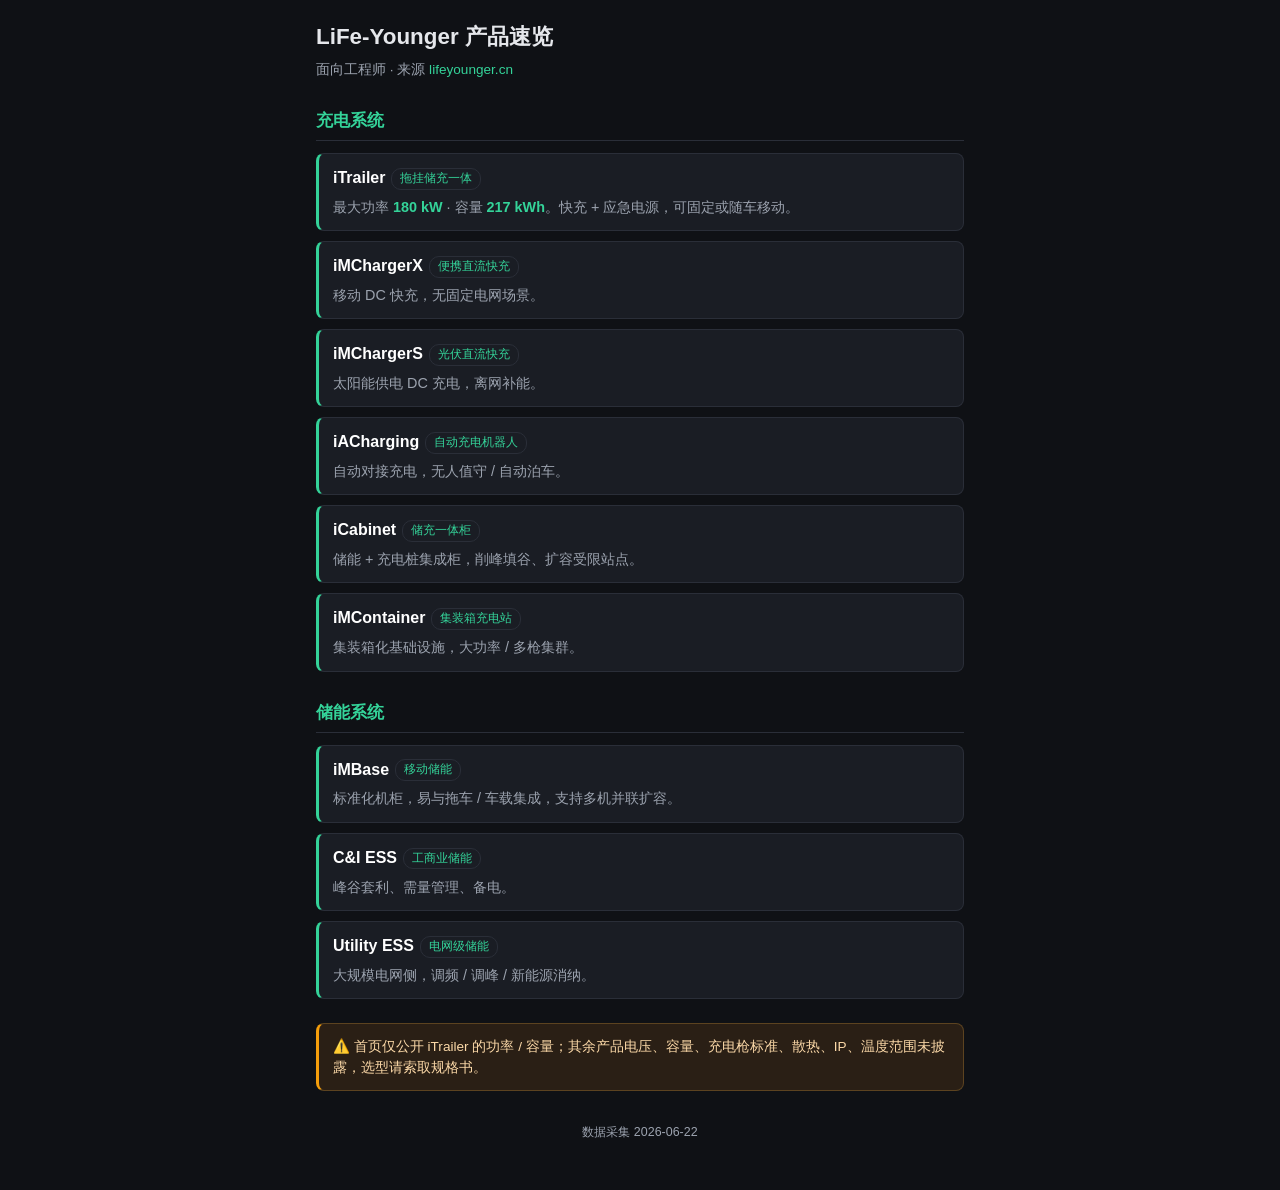
<file: lifeyounger-products-summary.html>
<!DOCTYPE html>
<html lang="zh-CN">
<head>
<meta charset="UTF-8">
<meta name="viewport" content="width=device-width, initial-scale=1.0">
<title>LiFe-Younger 产品速览</title>
<style>
  :root {
    --bg:#0f1115; --card:#1a1d24; --accent:#34d399;
    --text:#e5e7eb; --muted:#9ca3af; --border:#2a2e38;
  }
  * { box-sizing:border-box; }
  body {
    margin:0;
    font-family:-apple-system,"PingFang SC","Microsoft YaHei",Segoe UI,Roboto,sans-serif;
    background:var(--bg); color:var(--text); line-height:1.55;
    -webkit-text-size-adjust:100%;
  }
  .wrap { max-width:680px; margin:0 auto; padding:20px 16px 48px; }
  h1 { font-size:1.4rem; margin:0 0 4px; }
  .src { color:var(--muted); font-size:.85rem; margin:0 0 20px; }
  .src a { color:var(--accent); text-decoration:none; }
  h2 {
    font-size:1.05rem; margin:28px 0 12px;
    color:var(--accent); border-bottom:1px solid var(--border); padding-bottom:6px;
  }
  .card {
    background:var(--card); border:1px solid var(--border);
    border-left:3px solid var(--accent);
    border-radius:8px; padding:12px 14px; margin:10px 0;
  }
  .card .name { font-weight:600; color:#fff; font-size:1rem; }
  .card .tag {
    display:inline-block; font-size:.72rem; color:var(--accent);
    border:1px solid var(--border); border-radius:10px;
    padding:1px 8px; margin-left:6px; vertical-align:middle;
  }
  .card .desc { color:var(--muted); font-size:.9rem; margin-top:5px; }
  .spec { color:var(--accent); font-weight:600; }
  .note {
    margin-top:24px; padding:12px 14px; font-size:.85rem;
    background:#2a1f15; border:1px solid #5c4320; border-left:3px solid #f59e0b;
    border-radius:8px; color:#fcd9a8;
  }
  footer { margin-top:32px; color:var(--muted); font-size:.78rem; text-align:center; }
</style>
</head>
<body>
<div class="wrap">
  <h1>LiFe-Younger 产品速览</h1>
  <p class="src">面向工程师 · 来源 <a href="https://www.lifeyounger.cn/" target="_blank" rel="noopener">lifeyounger.cn</a></p>

  <h2>充电系统</h2>
  <div class="card">
    <span class="name">iTrailer</span><span class="tag">拖挂储充一体</span>
    <div class="desc">最大功率 <span class="spec">180 kW</span> · 容量 <span class="spec">217 kWh</span>。快充 + 应急电源，可固定或随车移动。</div>
  </div>
  <div class="card">
    <span class="name">iMChargerX</span><span class="tag">便携直流快充</span>
    <div class="desc">移动 DC 快充，无固定电网场景。</div>
  </div>
  <div class="card">
    <span class="name">iMChargerS</span><span class="tag">光伏直流快充</span>
    <div class="desc">太阳能供电 DC 充电，离网补能。</div>
  </div>
  <div class="card">
    <span class="name">iACharging</span><span class="tag">自动充电机器人</span>
    <div class="desc">自动对接充电，无人值守 / 自动泊车。</div>
  </div>
  <div class="card">
    <span class="name">iCabinet</span><span class="tag">储充一体柜</span>
    <div class="desc">储能 + 充电桩集成柜，削峰填谷、扩容受限站点。</div>
  </div>
  <div class="card">
    <span class="name">iMContainer</span><span class="tag">集装箱充电站</span>
    <div class="desc">集装箱化基础设施，大功率 / 多枪集群。</div>
  </div>

  <h2>储能系统</h2>
  <div class="card">
    <span class="name">iMBase</span><span class="tag">移动储能</span>
    <div class="desc">标准化机柜，易与拖车 / 车载集成，支持多机并联扩容。</div>
  </div>
  <div class="card">
    <span class="name">C&amp;I ESS</span><span class="tag">工商业储能</span>
    <div class="desc">峰谷套利、需量管理、备电。</div>
  </div>
  <div class="card">
    <span class="name">Utility ESS</span><span class="tag">电网级储能</span>
    <div class="desc">大规模电网侧，调频 / 调峰 / 新能源消纳。</div>
  </div>

  <div class="note">
    ⚠️ 首页仅公开 iTrailer 的功率 / 容量；其余产品电压、容量、充电枪标准、散热、IP、温度范围未披露，选型请索取规格书。
  </div>

  <footer>数据采集 2026-06-22</footer>
</div>
</body>
</html>
</file>
